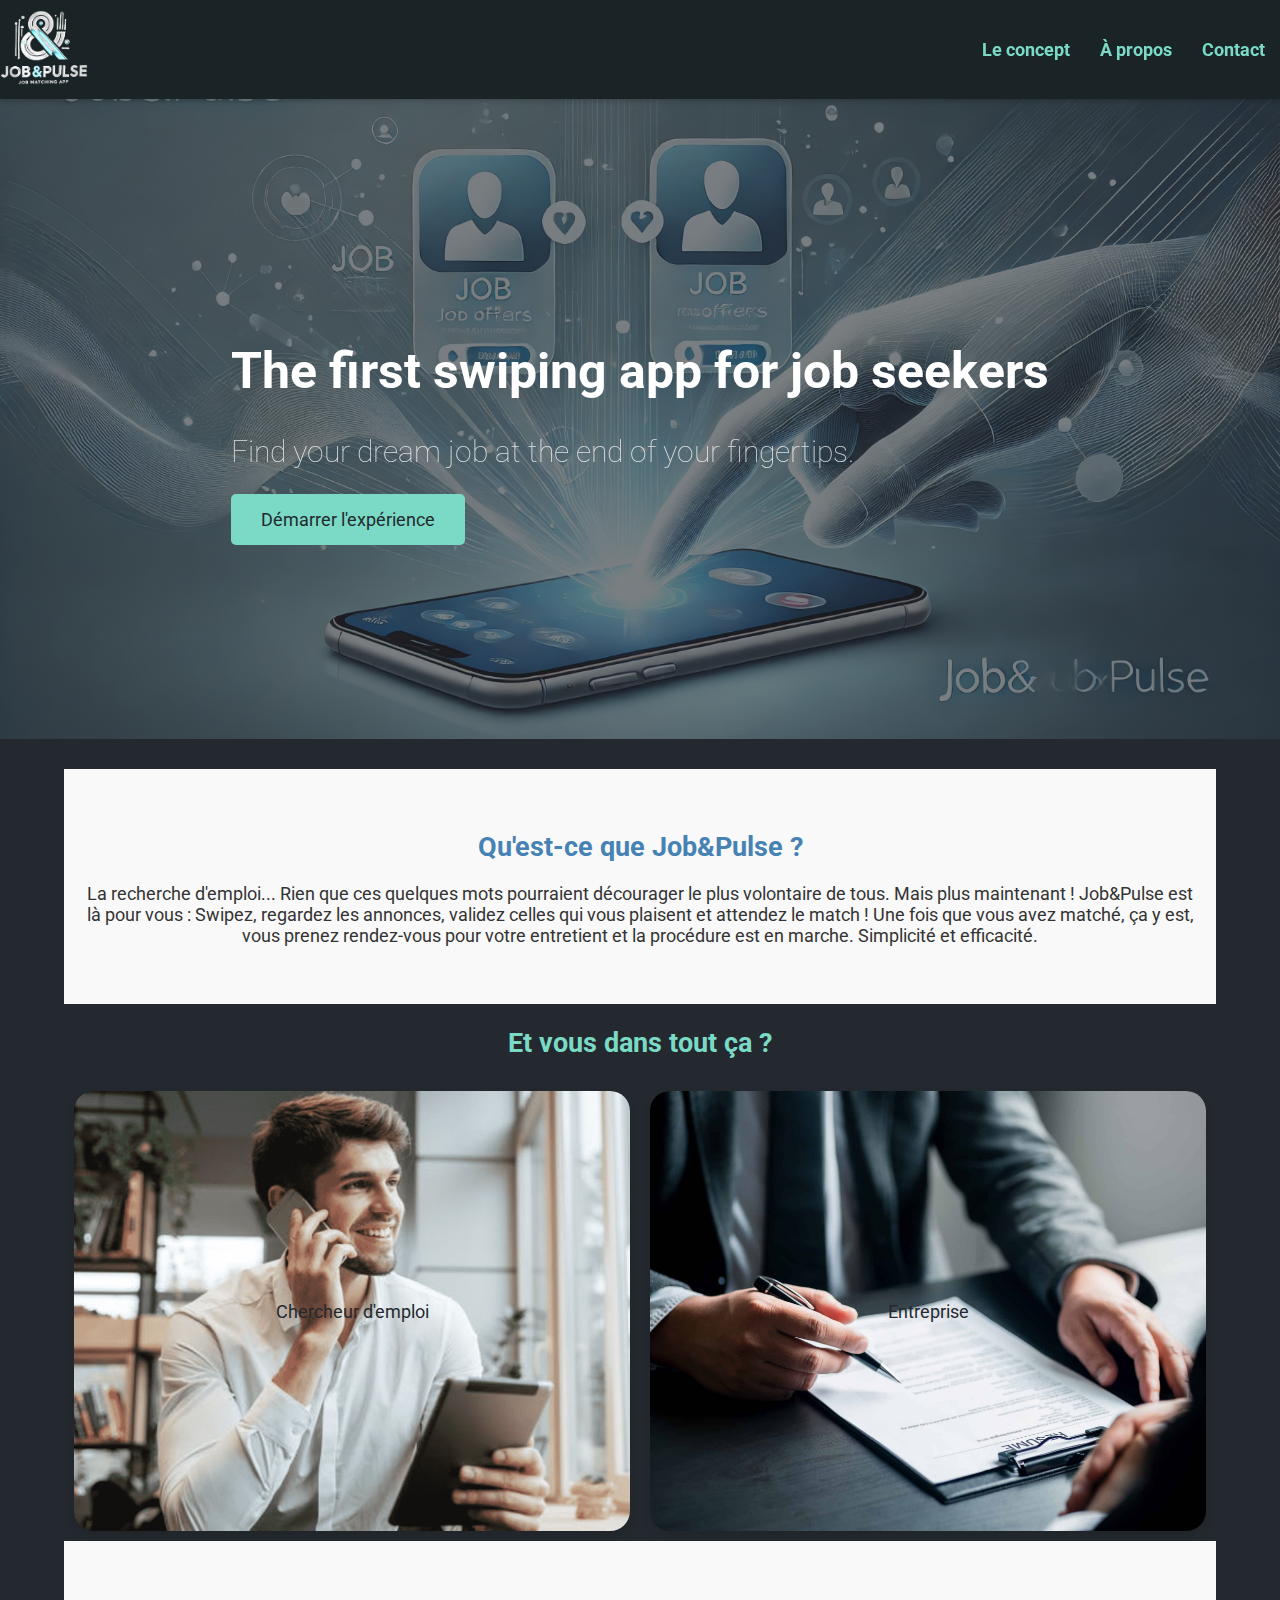
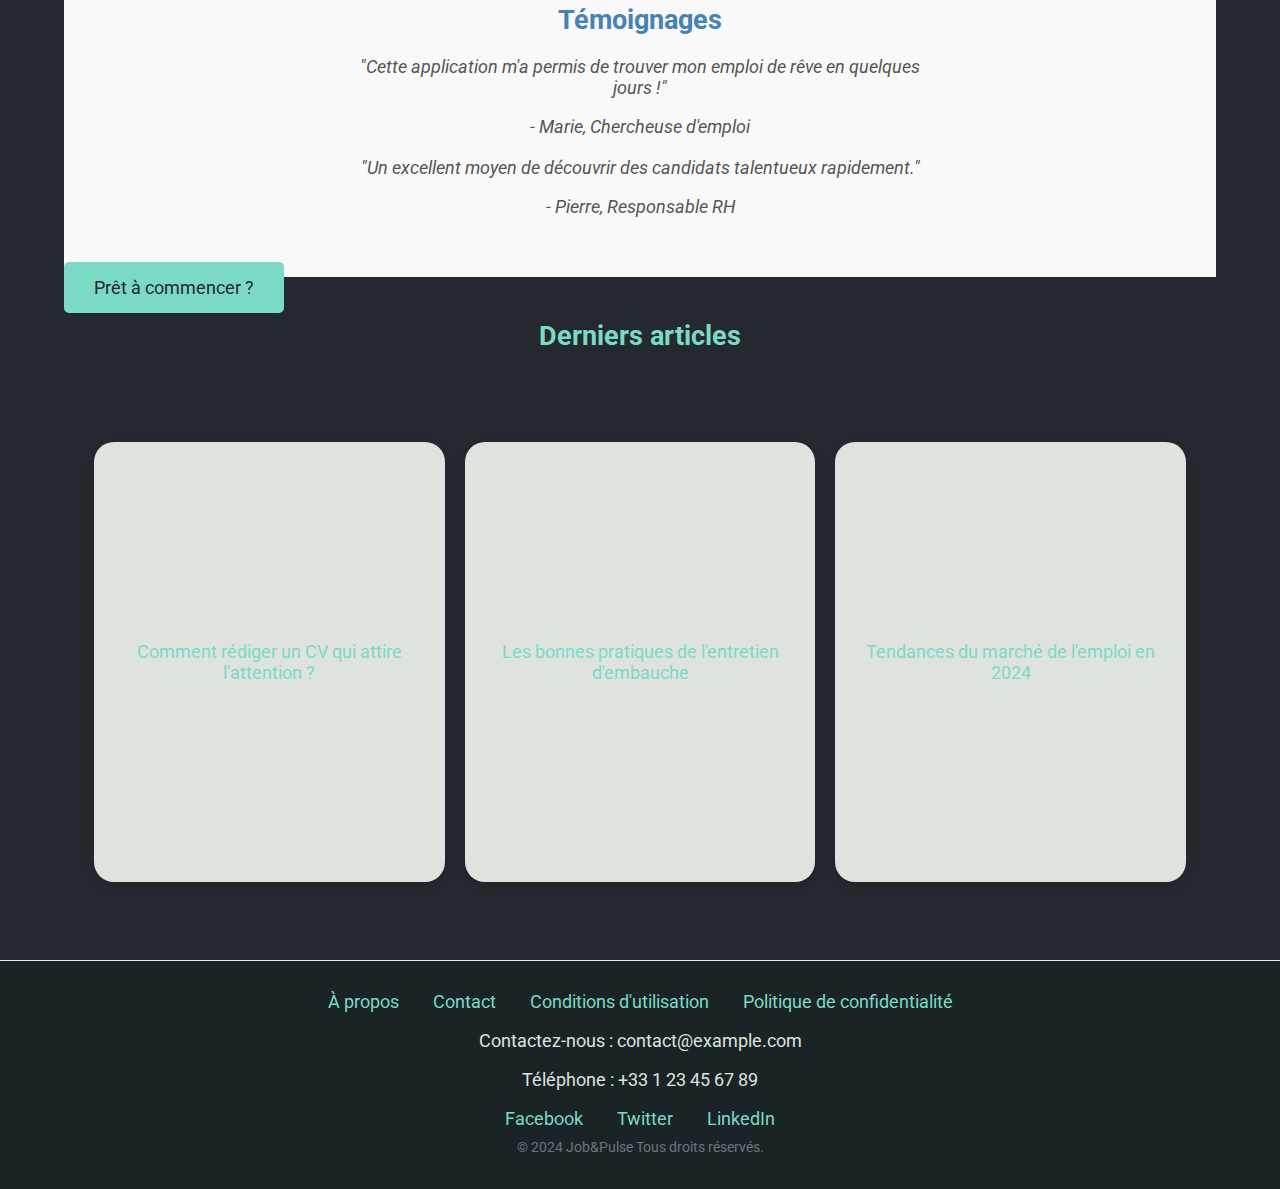
<file: index.html>
<!DOCTYPE html>
<html lang="fr">
	<head>
		<meta charset="utf-8">
		<meta name="viewport" content="width=device-width, initial-scale=0.8">
		<title>Job&Pulse</title>
		<link rel="stylesheet" href="css/style.css">
	</head>
	<body>
		<nav class="navbar">
			<a href="index.html" class="logo">
   				<img src="images/logo2-blanc-transparent.png" alt="Logo"/>
 	   		</a>
			<ul>
				<li>
					<a class="dropdown-toggle">Le concept</a>
					<ul class="dropdown-menu">
						<li><a href="chercheur.html">Chercheur d'emploi</a></li>
						<li><a href="recruteur.html">Entreprise</a></li>
					</ul>
				</li>
				<li><a href="#about">À propos</a></li>
				<li><a href="#contact">Contact</a></li>
			</ul>
		</nav>
		<header class="banner">
			<div class="container">
				<h1>The first swiping app for job seekers</h1>
				<h2 class="baseline">Find your dream job at the end of your fingertips.</h2>
				<a href="" class="btn-blue">Démarrer l'expérience</a>
			</div>
		</header>
		<div class="container">
			<section class="intro">
 				<h2>Qu'est-ce que Job&Pulse ?</h2>
				<p>La recherche d'emploi... Rien que ces quelques mots pourraient décourager le plus volontaire de tous. Mais plus maintenant !
				Job&Pulse est là pour vous : Swipez, regardez les annonces, validez celles qui vous plaisent et attendez le match !
				Une fois que vous avez matché, ça y est, vous prenez rendez-vous pour votre entretient et la procédure est en marche.
				Simplicité et efficacité.</p>
			</section>
			<h2 align="center">Et vous dans tout ça ?</h2>
			<div class="cards">
				<a href="chercheur.html" class="card" style="background-image: url('images/illu-chercheur-demploi.png');">Chercheur d'emploi
				</a>
				<a href="recruteur.html" class="card" style="background-image: url('images/illu-recruteur.jpeg');">Entreprise
				</a>
			</div>
			<section class="testimonials">
				<h2>Témoignages</h2>
				<blockquote>
					<p>"Cette application m'a permis de trouver mon emploi de rêve en quelques jours !"</p>
    				<footer>- Marie, Chercheuse d'emploi</footer>
				</blockquote>
				<blockquote>
					<p>"Un excellent moyen de découvrir des candidats talentueux rapidement."</p>
					<footer>- Pierre, Responsable RH</footer>
				</blockquote>
			</section>
			<a href="" class="button-blue">Prêt à commencer ?</a>
		</div>
		<div class="container">
			<h2 align="center"> Derniers articles</h2>
			<section class="blog">
				<ul class="cards">
					<li class="card"><a href="#">Comment rédiger un CV qui attire l'attention ?</a></li>
					<li class="card"><a href="#">Les bonnes pratiques de l'entretien d'embauche</a></li>
					<li class="card"><a href="#">Tendances du marché de l'emploi en 2024</a></li>
				</ul>
			</section>
		</div>
		<footer class="footer">
		  <div class="container">
		    <div class="footer-links">
		      <a href="#about">À propos</a>
		      <a href="#contact">Contact</a>
		      <a href="#terms">Conditions d'utilisation</a>
		      <a href="#privacy">Politique de confidentialité</a>
		    </div>
		    <div class="footer-contact">
		      <p>Contactez-nous : contact@example.com</p>
		      <p>Téléphone : +33 1 23 45 67 89</p>
		    </div>
		    <div class="footer-social">
		      <a href="#" target="_blank">Facebook</a>
		      <a href="#" target="_blank">Twitter</a>
		      <a href="#" target="_blank">LinkedIn</a>
		    </div>
		    <p class="footer-copy">&copy; 2024 Job&Pulse Tous droits réservés.</p>
		  </div>
		</footer>
		<script src="script.js"></script>
	</body>
</html>
</file>
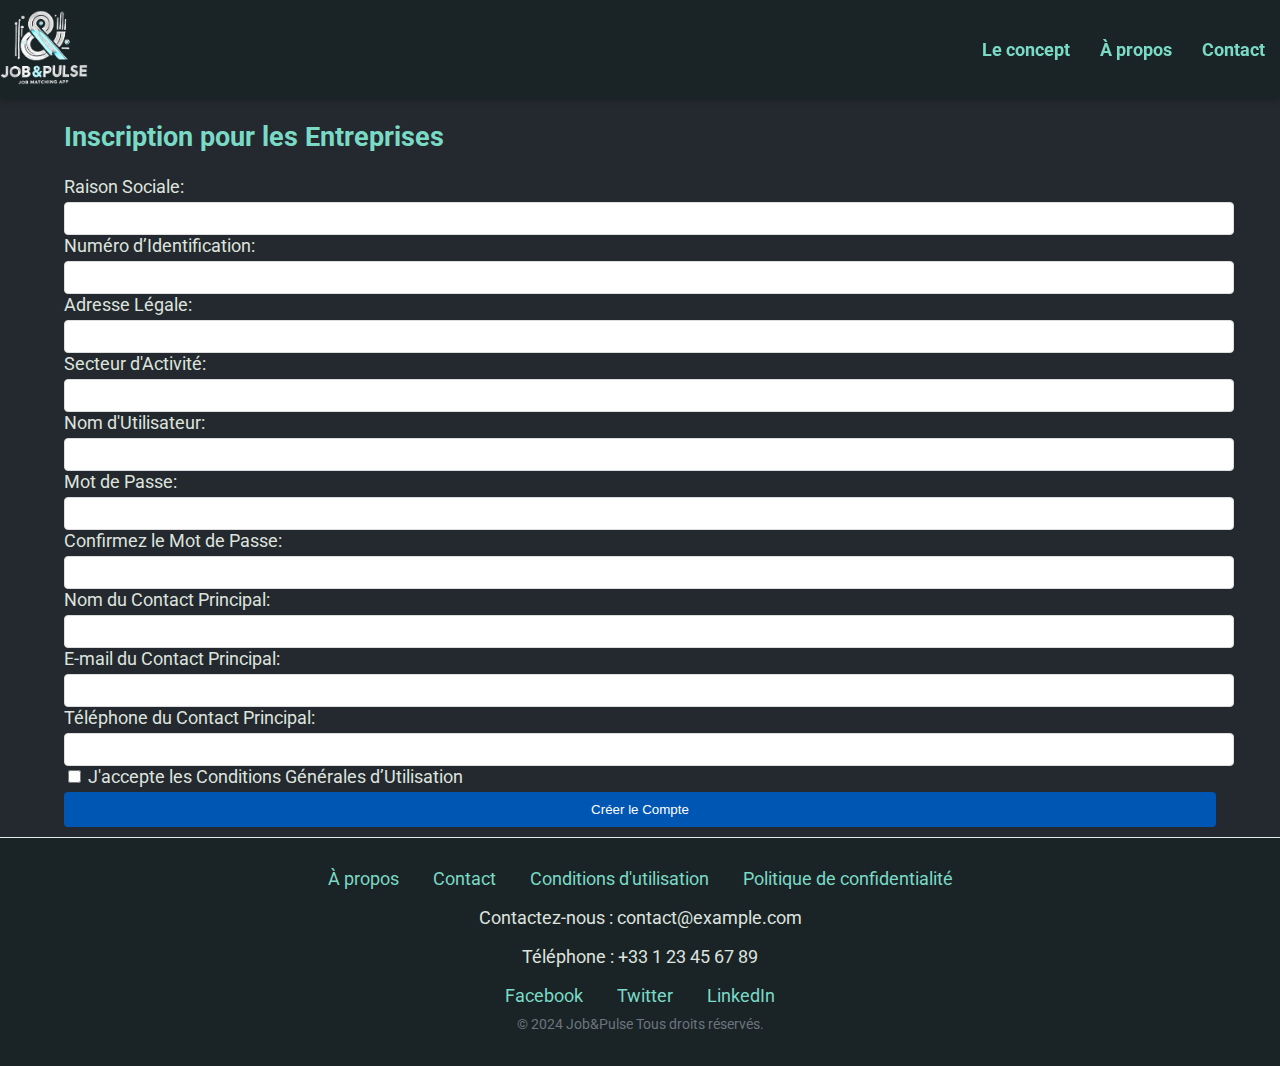
<file: account-creation-form-company.html>
<!DOCTYPE html>
<html lang="fr">
<head>
    <meta charset="UTF-8">
    <meta name="viewport" content="width=device-width, initial-scale=0.8">
    <title>Inscription Entreprise</title>
    <link rel="stylesheet" href="css/style.css">
</head>
<body>
    <nav class="navbar">
        <a href="index.html" class="logo">
            <img src="images/logo2-blanc-transparent.png" alt="Logo"/>
        </a>
        <ul>
            <li>
                <a class="dropdown-toggle">Le concept</a>
                <ul class="dropdown-menu">
                    <li><a href="chercheur.html">Chercheur d'emploi</a></li>
                    <li><a href="recruteur.html">Entreprise</a></li>
                </ul>
            </li>
            <li><a href="#about">À propos</a></li>
            <li><a href="#contact">Contact</a></li>
        </ul>
    </nav>
    <div class="container">
        <form action="/submit-company-form" method="POST">
            <h2>Inscription pour les Entreprises</h2>
            <!-- Informations Légales -->
            <div>
                <label for="companyName">Raison Sociale:</label>
                <input type="text" id="companyName" name="companyName" required>
            </div>
            <div>
                <label for="idNumber">Numéro d’Identification:</label>
                <input type="text" id="idNumber" name="idNumber" required>
            </div>
            <div>
                <label for="legalAddress">Adresse Légale:</label>
                <input type="text" id="legalAddress" name="legalAddress" required>
            </div>
            <div>
                <label for="activitySector">Secteur d'Activité:</label>
                <input type="text" id="activitySector" name="activitySector">
            </div>
            <!-- Détails du Compte -->
            <div>
                <label for="username">Nom d'Utilisateur:</label>
                <input type="text" id="username" name="username" required>
            </div>
            <div>
                <label for="password">Mot de Passe:</label>
                <input type="password" id="password" name="password" required>
            </div>
            <div>
                <label for="confirmPassword">Confirmez le Mot de Passe:</label>
                <input type="password" id="confirmPassword" name="confirmPassword" required>
            </div>
            <!-- Informations de Contact -->
            <div>
                <label for="contactName">Nom du Contact Principal:</label>
                <input type="text" id="contactName" name="contactName" required>
            </div>
            <div>
                <label for="contactEmail">E-mail du Contact Principal:</label>
                <input type="email" id="contactEmail" name="contactEmail" required>
            </div>
            <div>
                <label for="contactPhone">Téléphone du Contact Principal:</label>
                <input type="tel" id="contactPhone" name="contactPhone">
            </div>
            <!-- Acceptation des CGU et Soumission -->
            <div>
                <label>
                    <input type="checkbox" name="terms" required>
                    J'accepte les Conditions Générales d’Utilisation
                </label>
            </div>
            <div>
                <button type="submit">Créer le Compte</button>
            </div>
        </form>
    </div>
    <footer class="footer">
      <div class="container">
        <div class="footer-links">
          <a href="#about">À propos</a>
          <a href="#contact">Contact</a>
          <a href="#terms">Conditions d'utilisation</a>
          <a href="#privacy">Politique de confidentialité</a>
        </div>
        <div class="footer-contact">
          <p>Contactez-nous : contact@example.com</p>
          <p>Téléphone : +33 1 23 45 67 89</p>
        </div>
        <div class="footer-social">
          <a href="#" target="_blank">Facebook</a>
          <a href="#" target="_blank">Twitter</a>
          <a href="#" target="_blank">LinkedIn</a>
        </div>
        <p class="footer-copy">&copy; 2024 Job&Pulse Tous droits réservés.</p>
      </div>
    </footer>
    <script src="script.js"></script>
</body>
</html>
</file>
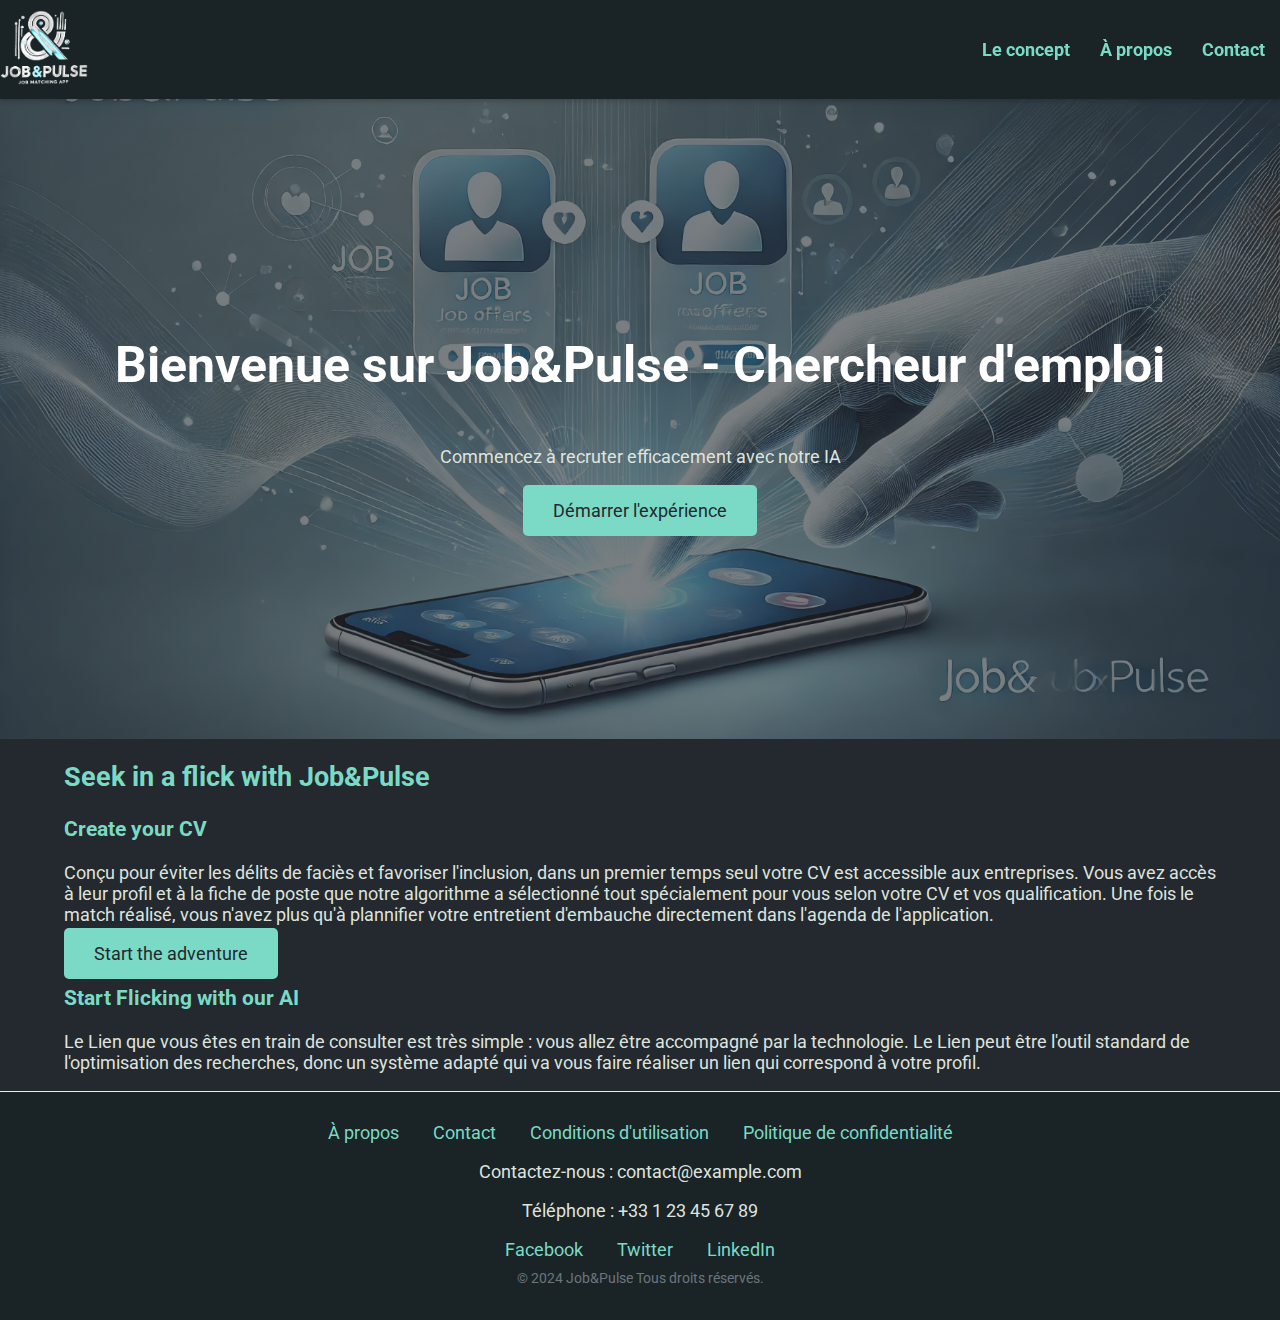
<file: chercheur.html>
<!DOCTYPE html>
<html lang="fr">
	<head>
		<meta charset="UTF-8">
		<meta name="viewport" content="width=device-width, initial-scale=0.8">
		<title>Job&Pulse - Chercheur d'emploi</title>
		<link rel="stylesheet" href="css/style.css">
	</head>
	<body>
		<nav class="navbar">
			<a href="index.html" class="logo">
				<img src="images/logo2-blanc-transparent.png" alt="Logo"/>
	   		</a>
			<ul>
				<li>
					<a class="dropdown-toggle">Le concept</a>
					<ul class="dropdown-menu">
						<li><a href="chercheur.html">Chercheur d'emploi</a></li>
						<li><a href="recruteur.html">Entreprise</a></li>
					</ul>
				</li>
				<li><a href="#about">À propos</a></li>
				<li><a href="#contact">Contact</a></li>
			</ul>
		</nav>
		<header class="banner">
			<h1>Bienvenue sur Job&Pulse - Chercheur d'emploi</h1>
		    <p>Commencez à recruter efficacement avec notre IA</p>
			<a href="account-creation-form-company.html" class="btn-blue">Démarrer l'expérience</a>
		</header>
		<div class="container">
			<section>
				<h2>Seek in a flick with Job&Pulse</h2>
				<h3>Create your CV</h3>
				<p> Conçu pour éviter les délits de faciès et favoriser l'inclusion, dans un premier temps seul votre CV est accessible aux entreprises. Vous avez accès à leur profil et à la fiche de poste que notre algorithme a sélectionné tout spécialement pour vous selon votre CV et vos qualification. Une fois le match réalisé, vous n'avez plus qu'à plannifier votre entretient d'embauche directement dans l'agenda de l'application. 
				</p>
				 <a href="#" class="button-blue">Start the adventure
				 </a>
			</section>
			<section>
	            <h3>Start Flicking with our AI</h3>
	            <p>Le Lien que vous êtes en train de consulter est très simple : vous allez être accompagné par la technologie. 
	            Le Lien peut être l'outil standard de l'optimisation des recherches, donc un système adapté qui va vous faire réaliser 
	            un lien qui correspond à votre profil.
	        	</p>
	        </section>
		</div>
		<footer class="footer">
			<div class="container">
				<div class="footer-links">
					<a href="#about">À propos</a>
					<a href="#contact">Contact</a>
					<a href="#terms">Conditions d'utilisation</a>
					<a href="#privacy">Politique de confidentialité</a>
				</div>
				<div class="footer-contact">
					<p>Contactez-nous : contact@example.com</p>
					<p>Téléphone : +33 1 23 45 67 89</p>
				</div>
				<div class="footer-social">
					<a href="#" target="_blank">Facebook</a>
					<a href="#" target="_blank">Twitter</a>
					<a href="#" target="_blank">LinkedIn</a>
				</div>
				<p class="footer-copy">&copy; 2024 Job&Pulse Tous droits réservés.</p>
			</div>
		</footer>
		<script src="script.js"></script>
	</body>
</html>
</file>
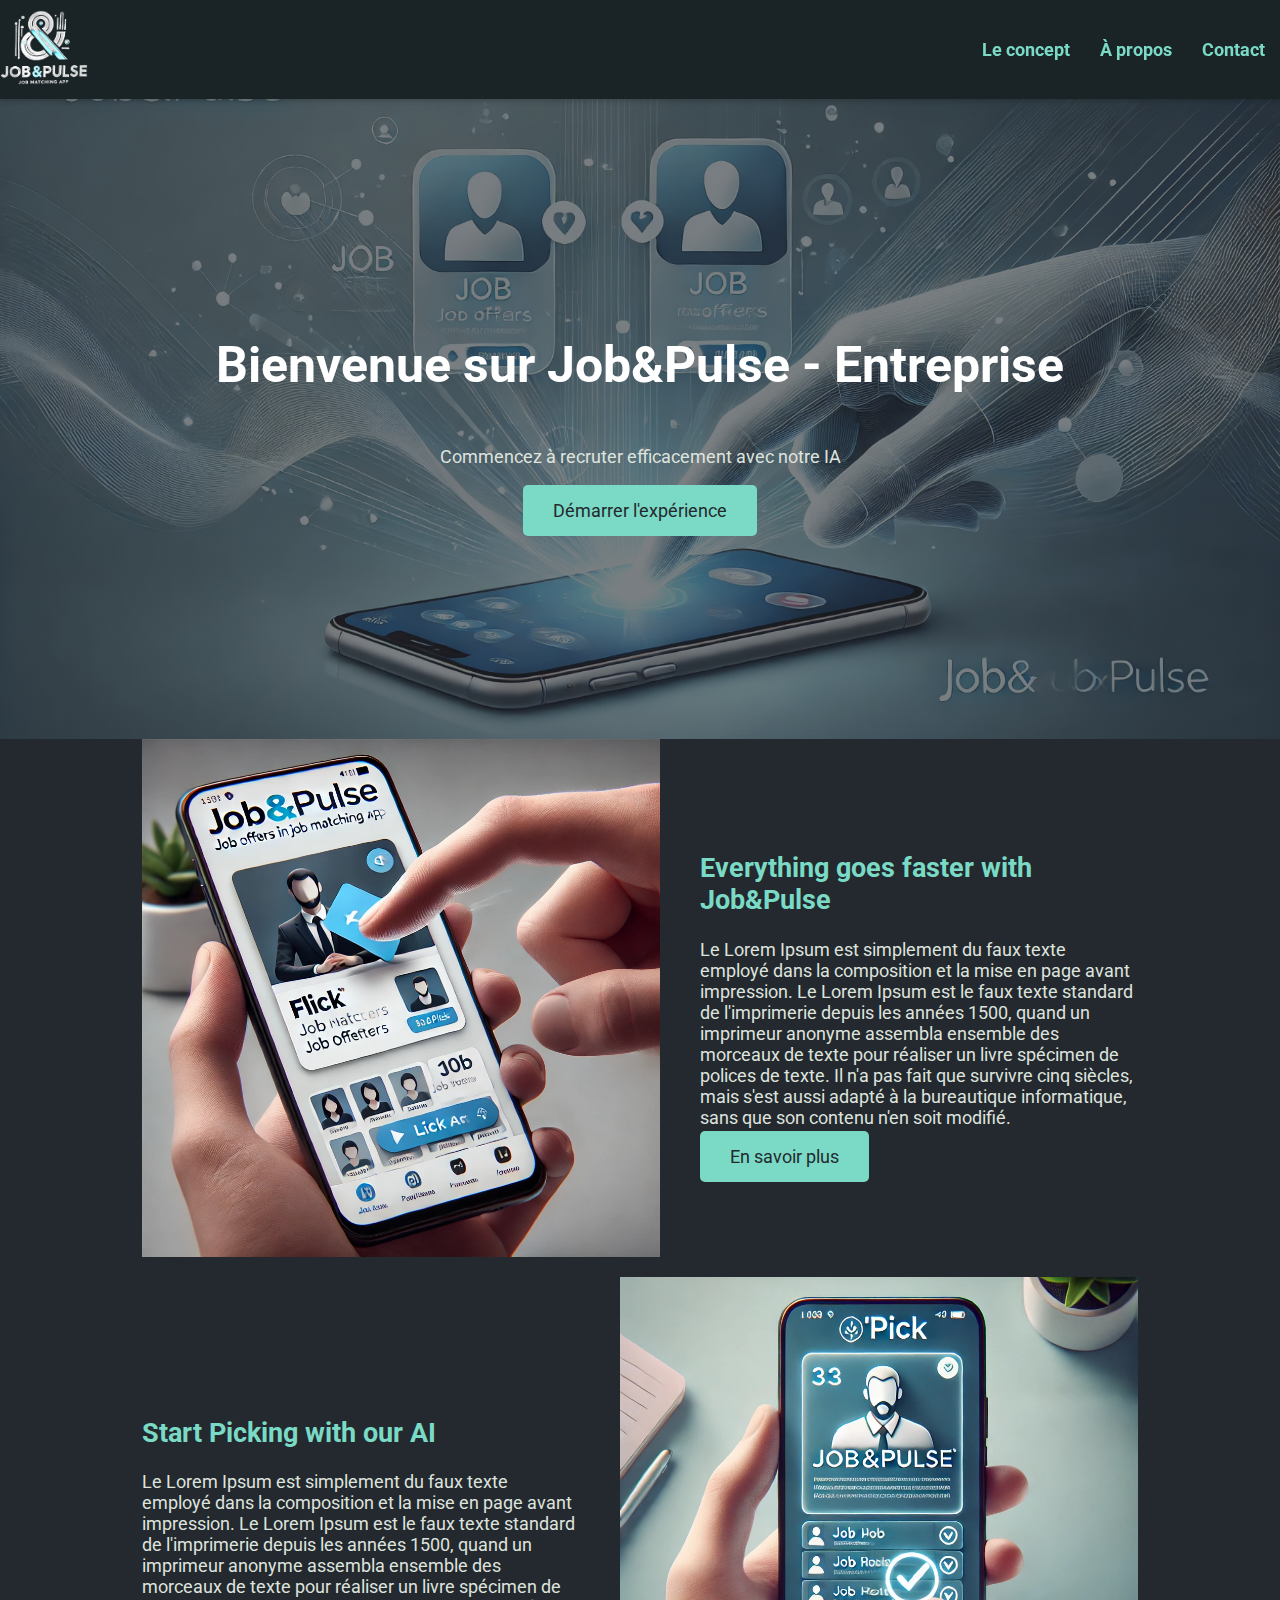
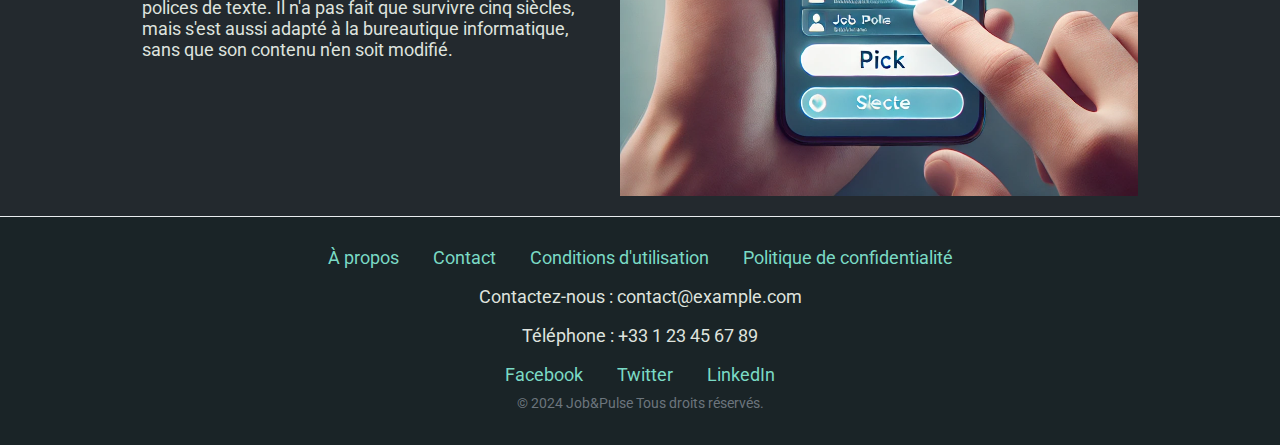
<file: recruteur.html>
<!DOCTYPE html>
<html lang="fr">
	<head>
		<meta charset="UTF-8">
		<meta name="viewport" content="width=device-width, initial-scale=0.8">
		<title>Job&Pulse - Entreprise</title>
		<link rel="stylesheet" href="css/style.css">
	</head>
	<body>
		<nav class="navbar">
			<a href="index.html" class="logo">
				<img src="images/logo2-blanc-transparent.png" alt="Logo"/>
		   	</a>
			<ul>
				<li>
					<a class="dropdown-toggle">Le concept</a>
					<ul class="dropdown-menu">
						<li><a href="chercheur.html">Chercheur d'emploi</a></li>
						<li><a href="recruteur.html">Entreprise</a></li>
					</ul>
				</li>
				<li><a href="#about">À propos</a></li>
				<li><a href="#contact">Contact</a></li>
			</ul>
		</nav>
		<header class="banner">
			<h1>Bienvenue sur Job&Pulse - Entreprise</h1>
		    <p>Commencez à recruter efficacement avec notre IA</p>
			<a href="account-creation-form-company.html" class="btn-blue">Démarrer l'expérience</a>
		</header>
		<div class="container">		
			<section class="content-section">
			    <div class="container">
			        <div class="row">
			            <img src="images/1_Flick.webp" alt="1_Flick Image" class="feature-img">
			            <div class="feature-content">
			                <h2>Everything goes faster with Job&Pulse</h2>
			                <p>Le Lorem Ipsum est simplement du faux texte employé  dans la composition et la mise en page avant impression. Le Lorem Ipsum  est le faux texte standard de l'imprimerie depuis les années 1500, quand un imprimeur anonyme assembla ensemble des morceaux de texte pour  réaliser un livre spécimen de polices de texte. Il n'a pas fait que  survivre cinq siècles, mais s'est aussi adapté à la bureautique  informatique, sans que son contenu n'en soit modifié.</p>
			                <a href="#" class="btn-blue">En savoir plus</a>
			            </div>
			        </div>
			        <div class="row reverse">
						<img src="images/2_Pick.webp" alt="Feature Image" class="feature-img">
			            <div class="feature-content">
							<h2>Start Picking with our AI</h2>
							<p>Le Lorem Ipsum est simplement du faux texte employé  dans la composition et la mise en page avant impression. Le Lorem Ipsum  est le faux texte standard de l'imprimerie depuis les années 1500, quand un imprimeur anonyme assembla ensemble des morceaux de texte pour  réaliser un livre spécimen de polices de texte. Il n'a pas fait que  survivre cinq siècles, mais s'est aussi adapté à la bureautique  informatique, sans que son contenu n'en soit modifié.</p>
			            </div>
			        </div>
			    </div>
			</section>
		</div>
		<footer class="footer">
			<div class="container">
				<div class="footer-links">
					<a href="#about">À propos</a>
					<a href="#contact">Contact</a>
					<a href="#terms">Conditions d'utilisation</a>
					<a href="#privacy">Politique de confidentialité</a>
				</div>
				<div class="footer-contact">
					<p>Contactez-nous : contact@example.com</p>
					<p>Téléphone : +33 1 23 45 67 89</p>
				</div>
				<div class="footer-social">
					<a href="#" target="_blank">Facebook</a>
					<a href="#" target="_blank">Twitter</a>
					<a href="#" target="_blank">LinkedIn</a>
				</div>
				<p class="footer-copy">&copy; 2024 Job&Pulse Tous droits réservés.</p>
			</div>
		</footer>
		<script src="script.js"></script>
	</body>
</html>
</file>
<file: css/style.css>
/* Importing Google fonts */
@import url("https://fonts.googleapis.com/css?family=Lora:400,700|Roboto:300,400,700");

/* Importing component files */
@import url("components/banner.css");
@import url("components/button.css");
@import url("components/card.css");
@import url("components/navbar.css");
@import url("components/footer.css");

/* Couleurs de base */
:root {
  --dark-gray: #23292E; /* Gris très foncé */
  --dark-blue-green: #1A2427; /* Bleu-vert très sombre */
  --light-turquoise: #7ADAC5; /* Turquoise clair */
  --dark-teal: #0A8780; /* Vert canard */
  --medium-gray: #838883; /* Gris moyen */
  --light-gray: #DFE3DE; /* Gris très clair */
}

/* General style rules for fonts and colors */
body {
  font-family: 'Roboto', sans-serif;
  font-size: 18px;
  margin: 0px;
  background-color: var(--dark-gray);
  color: var(--light-gray);
}
h1, h2, h3 {
  font-family: 'Roboto', sans-serif;
  font-weight: bold;
  color: var(--light-turquoise)
}
a {
  color: var(--light-turquoise);
  text-decoration: none;
  transition: color 0.3s ease;
}
a:hover {
  color: var(--light-gray);
  text-decoration: none;
}
.logo img {
    height: 75px; 
    margin-right: 20px; 
}



/* Styles pour l'introduction */
.intro {
  padding: 40px 20px;
  margin-top: 30px;
  background-color: #f9f9f9; 
  text-align: center;
}
.intro h2 {
  color: steelblue;
  margin-bottom: 20px;
}
.intro p {
  font-size: 18px;
  color: #333; 
}



/* Styles pour les témoignages */
.testimonials {
  padding: 40px 20px;
  background-color: #f9f9f9; 
  text-align: center;
}
.testimonials h2 {
  color: steelblue;
  margin-bottom: 20px;
}
.testimonials blockquote {
  font-style: italic;
  margin: 20px auto;
  max-width: 600px; 
  color: #555; 
}



/* Styles pour les fonctionnalités */
.row {
    display: flex;
    align-items: center;
    margin-bottom: 20px;
}
.row.reverse {
    flex-direction: row-reverse;
}
.features {
  padding: 40px 20px;
  background-color: #f9f9f9; 
  text-align: center;
}
.features h2 {
  color: steelblue;
  margin-bottom: 20px;
}
.features ul {
  list-style: none;
  padding: 0; 
}
.features li {
  font-size: 18px;
  color: #333;
  margin: 10px 0;
}
.feature-img {
    flex: 1 1 50%;
    max-width: 50%;
    padding: 0 20px;
}
.feature-content {
    flex: 1 1 50%;
    max-width: 50%;
    padding: 0 20px;
    text-align: left;
}


/* Styles pour la section blog */
.blog {
  padding: 40px 20px;
  background-color: none; 
  text-align: center;
}
.blog h2 {
  color: steelblue;
  margin-bottom: 20px;
}
.blog ul {
  list-style: none;
  padding: 0; 
}
.blog li {
  font-size: 18px; 
  margin: 10px; 
}



/* Styles pour les formulaires de création de comptes */
.form {
    background-color: white;
    padding: 20px;
    border-radius: 8px;
    box-shadow: 0 0 10px rgba(0,0,0,0.1);
    width: 300px;
    margin: auto;
}
.form h2 {
    text-align: center;
}
label {
    display: block;
    margin-bottom: 5px;
}
input[type="text"],
input[type="password"],
input[type="email"],
input[type="tel"] {
    width: 100%;
    padding: 8px;
    border: 1px solid #ddd;
    border-radius: 4px;
}
button {
    width: 100%;
    padding: 10px;
    background-color: #0056b3;
    color: white;
    border: none;
    border-radius: 4px;
    cursor: pointer;
}
button:hover {
    background-color: #004494;
}



/*Description de l'utilisation de l'écran selon la dimension disponible*/
.container {
    max-width: 90%; 
    margin: 0 auto; 
    padding: 0 20px;
}
@media (max-width: 960px) {
  /* For a screen < 960px, this CSS will be read */
  .container {
    width: 700px;
  }
}
@media (max-width: 720px) {
  /* For a screen < 720px, this CSS will be read */
  .container {
    width: 500px;
  }
  .row, .row.reverse {
    flex-direction: column;
  }
  .feature-img, .feature-content {
    max-width: 100%;
    flex-basis: 100%;
  }
  .feature-content {
    text-align: center;
  }
}
@media (max-width: 540px) {
  /* For a screen < 540px, this CSS will be read */
  .container {
    width: 300px;
  }
}
</file>
